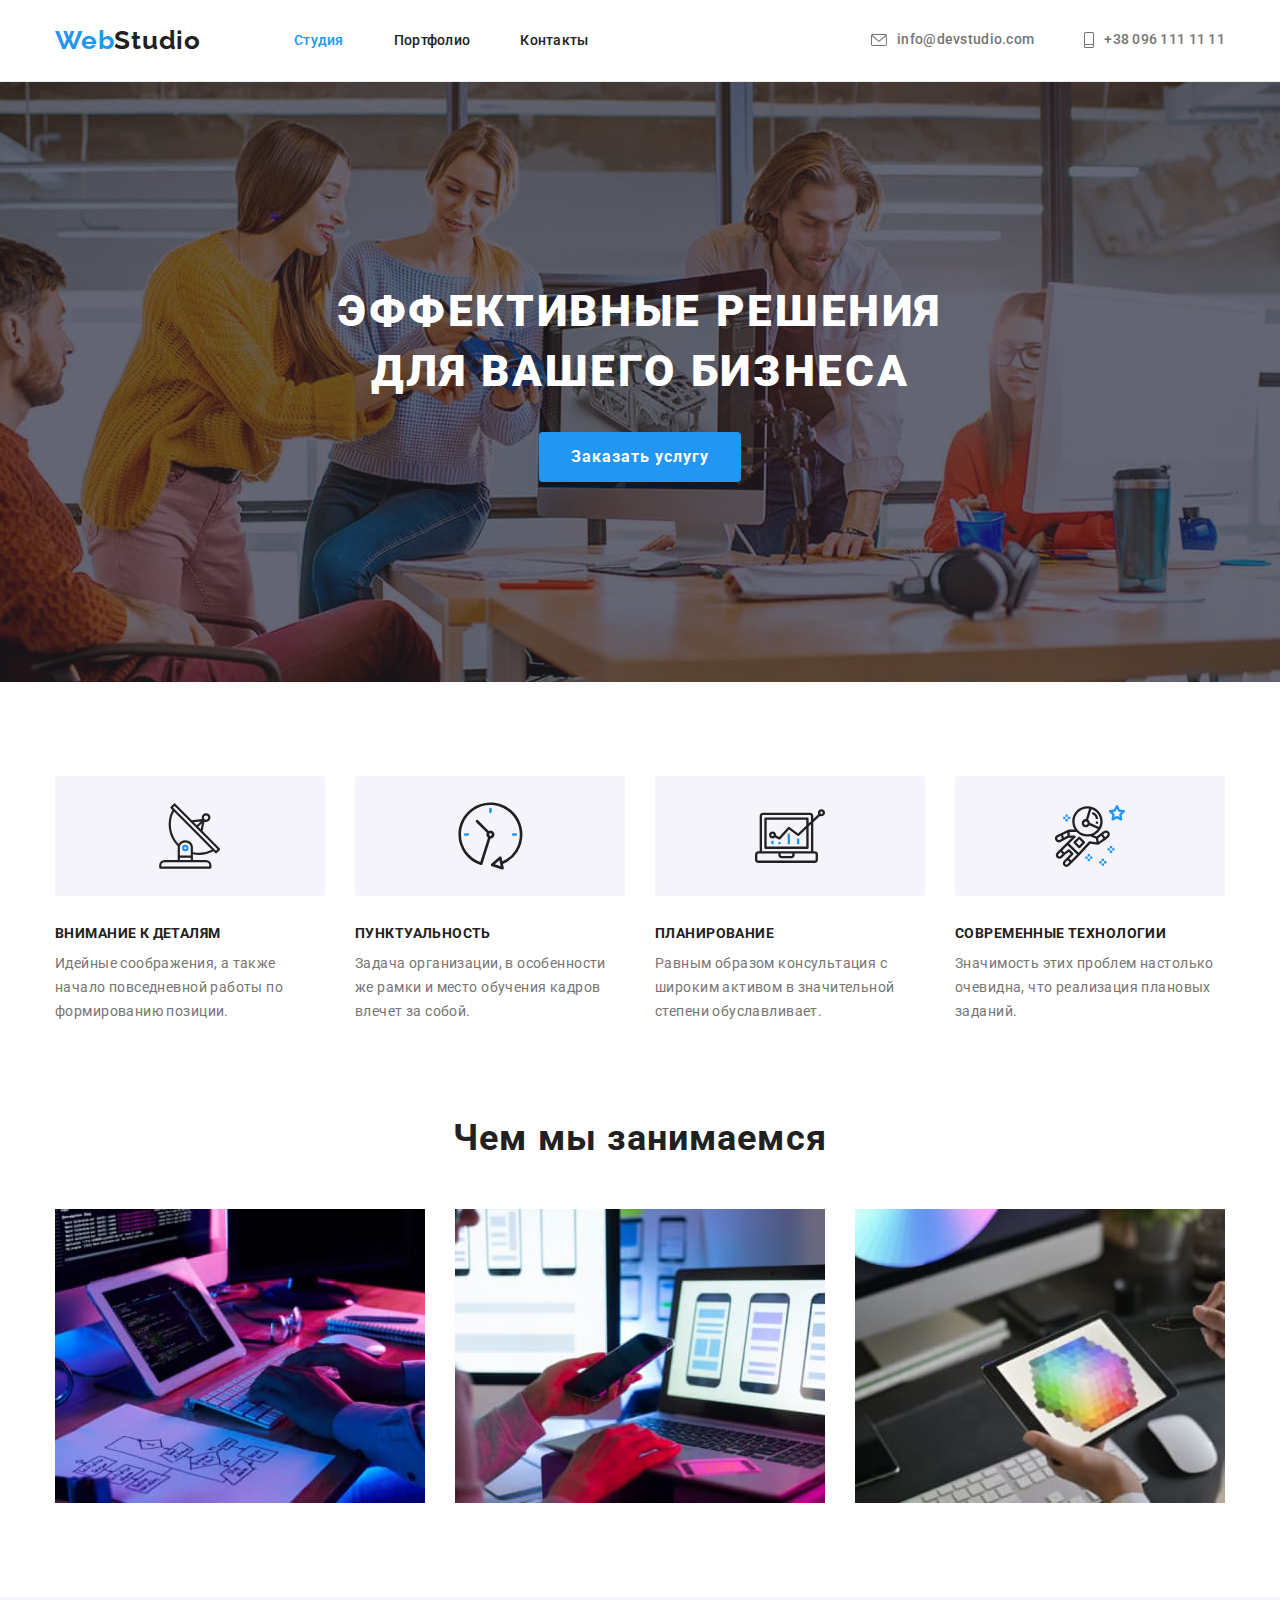
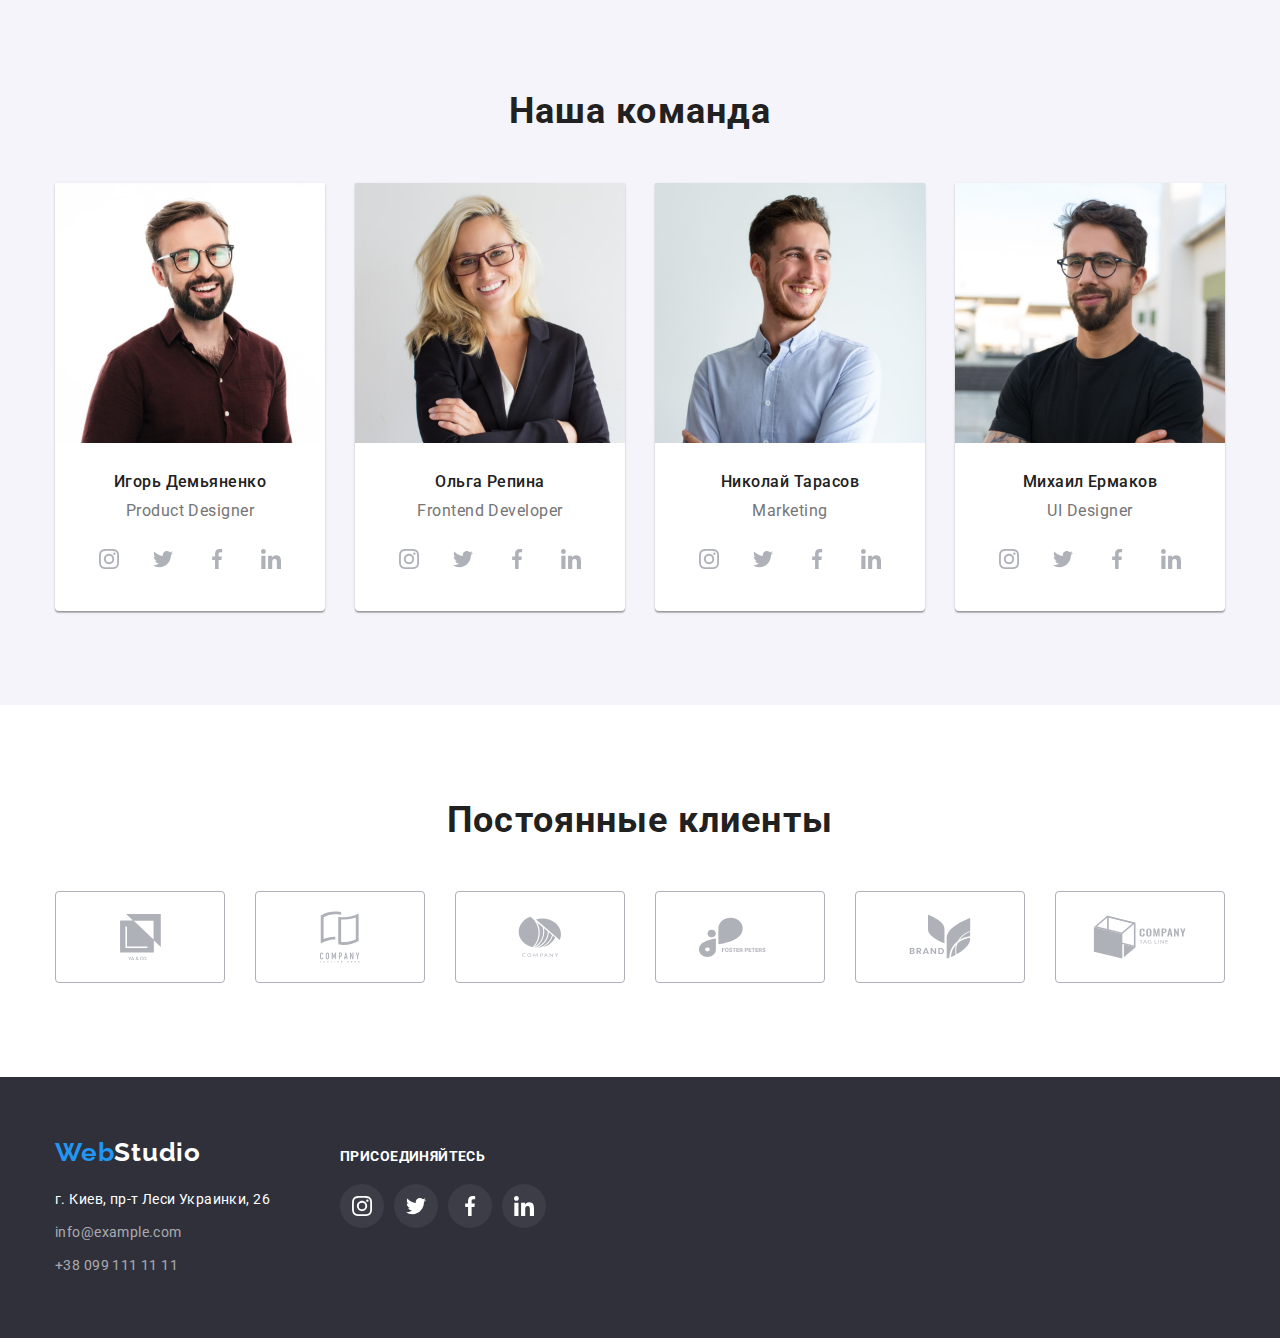
<file: index.html>
<!DOCTYPE html>
<html lang="ru">
<head>
    <meta charset="UTF-8">
    <meta http-equiv="X-UA-Compatible" content="IE=edge">
    <meta name="viewport" content="width=device-width, initial-scale=1.0">
    <title>Document</title>
        <link rel="preconnect" href="https://fonts.googleapis.com">
        <link rel="preconnect" href="https://fonts.gstatic.com" crossorigin>
        <link
            href="https://fonts.googleapis.com/css2?family=Montserrat:wght@400;700&family=Raleway:wght@700&family=Roboto:wght@400;500;700;900&display=swap"
            rel="stylesheet">
    <link rel="stylesheet" href="https://cdnjs.cloudflare.com/ajax/libs/modern-normalize/1.1.0/modern-normalize.min.css">
     <link rel="stylesheet" href="./css/style.css">

</head>
<body>

<header class="header">
        <div class="container header-nav">
            <a href="" class="header-logo link">Web<span class="header-logo-second">Studio</span></a>
            <nav class="header-navigation">
                <ul class="header-list list">
                    <li class="header-item"><a href="" class="header-link link current">Студия</a></li>
                    <li class="header-item"><a href="./portfolio.html" class="header-link link">Портфолио</a></li>
                    <li class="header-item"><a href="" class="header-link link">Контакты</a></li>
                </ul>
            </nav>
            <ul class="header-list-contact list">
                <li class="header-item-contact"><a href="mailto:info@example.com" class="header-mail link">
                    <svg class="header-contact-icon" width="16" height="12">
                        <use href="./images/icons.svg#icon-mail" ></use>
                    </svg>info@devstudio.com</a></li>
                <li class="header-item-contact"><a href="tel:+380961111111" class="header-tel link">
                    <svg class="header-contact-icon" width="10" height="16">
                        <use href="./images/icons.svg#icon-tel" ></use>
                    </svg>+38 096 111 11 11</a></li>
            </ul>
        </div> 
</header>

    <main>
        <section class="hero">
            <div class="container hero-container">
                <h1 class="hero-title">Эффективные решения для вашего бизнеса</h1>
                <button type="button" class="hero-btn">Заказать услугу</button>
            </div>
        </section>
        <section class="section">
        <div class="container">
                <h2 class="visually-hidden">Наши преимущества</h2>
                <ul class="advantages-list list">
                    <li class="advantages-item advantage-first">
                        <div class="advantages-icon-container">
                            <svg class="advantages-icon" width="65.32" height="70">
                                <use href="./images/icons.svg#icon-advantage-1" ></use>
                            </svg>
                        </div>
                        <h3 class="advantages-title">Внимание к деталям</h3>
                        <p class="advantages-text">Идейные соображения, а также начало повседневной работы по формированию позиции.</p>
                    </li>
                    <li class="advantages-item  advantage-second">
                        <div class="advantages-icon-container">
                            <svg class="advantages-icon" width="66.96" height="70">
                                <use href="./images/icons.svg#icon-advantage-2" ></use>
                            </svg>
                        </div>
                        <h3 class="advantages-title">Пунктуальность</h3>
                        <p class="advantages-text">Задача организации, в особенности же рамки и место обучения кадров влечет за собой.
                        </p>
                    </li>
                    <li class="advantages-item advantage-third">
                        <div class="advantages-icon-container">
                            <svg class="advantages-icon" width="70" height="70">
                                <use href="./images/icons.svg#icon-advantage-3" ></use>
                            </svg>
                        </div>
                        <h3 class="advantages-title">Планирование</h3>
                        <p class="advantages-text">Равным образом консультация с широким активом в значительной степени обуславливает.
                        </p>
                    </li>
                    <li class="advantages-item advantage-fourth">
                        <div class="advantages-icon-container">
                            <svg class="advantages-icon" width="70" height="70">
                                <use href="./images/icons.svg#icon-advantage-4" ></use>
                            </svg>
                        </div>
                        <h3 class="advantages-title">Современные технологии</h3>
                        <p class="advantages-text">Значимость этих проблем настолько очевидна, что реализация плановых заданий.</p>
                    </li>
                </ul>
        </div>
        </section>
        <section class="occupation section">
            <div class="container">
            <h2 class="occupation-title">Чем мы занимаемся</h2>
                <ul class="occupation-list list">
                    <li class="occupation-item"><img src="./images/img-1.jpg" alt="набор кода" width="370" height="294"></li>
                    <li class="occupation-item"><img src="./images/img-2.jpg" alt="ux/ui макет" width="370" height="294"></li>
                    <li class="occupation-item"><img src="./images/img-3.jpg" alt="цветовая палитра" width="370" height="294"></li>
                </ul>
            </div>
        </section>
        <section class="team section">
            <div class="container">
                <h2 class="team-title">Наша команда</h2>
                <ul class="team-list list">
                
                    <li class="team-item">
                        <img src="./images/team-1.jpg" class="team-img" alt="продакт-дизайнер" width="270" height="260">
                        <div class="team-item-container">
                        <h3 class="team-member-title">Игорь Демьяненко</h3>
                        <p lang="en" class="team-text">Product Designer</p>
                        <ul class="team-icon-list">
                            <li class="team-icon-item"> 
                                <a href="" class="team-soc-link">
                                    <svg class="team-soc-icon">
                                        <use href="./images/icons.svg#icon-instagram"></use>
                                    </svg>
                                </a>
                            </li>
                            <li class="team-icon-item">
                                <a href="" class="team-soc-link">
                                    <svg class="team-soc-icon">
                                        <use href="./images/icons.svg#icon-twitter"></use>
                                    </svg>
                                </a>
                            </li>
                            <li class="team-icon-item">
                                <a href="" class="team-soc-link">
                                    <svg class="team-soc-icon">
                                        <use href="./images/icons.svg#icon-facebook"></use>
                                    </svg>
                                </a>
                            </li>
                            <li class="team-icon-item">
                                <a href="" class="team-soc-link">
                                    <svg class="team-soc-icon">
                                        <use href="./images/icons.svg#icon-linkedin"></use>
                                    </svg>
                                </a>
                            </li>
                        </ul>
                        </div>
                    </li>
                
                    <li class="team-item">
                        <img src="./images/team-2.jpg" class="team-img" alt="разроботчик" width="270" height="260">
                         <div class="team-item-container">
                        <h3 class="team-member-title">Ольга Репина</h3>
                        <p lang="en" class="team-text">Frontend Developer</p>
                        <ul class="team-icon-list">
                            <li class="team-icon-item">
                                <a href="" class="team-soc-link">
                                    <svg class="team-soc-icon">
                                        <use href="./images/icons.svg#icon-instagram"></use>
                                    </svg>
                                </a>
                            </li>
                            <li class="team-icon-item">
                                <a href="" class="team-soc-link">
                                    <svg class="team-soc-icon">
                                        <use href="./images/icons.svg#icon-twitter"></use>
                                    </svg>
                                </a>
                            </li>
                            <li class="team-icon-item">
                                <a href="" class="team-soc-link">
                                    <svg class="team-soc-icon">
                                        <use href="./images/icons.svg#icon-facebook"></use>
                                    </svg>
                                </a>
                            </li>
                            <li class="team-icon-item">
                                <a href="" class="team-soc-link">
                                    <svg class="team-soc-icon">
                                        <use href="./images/icons.svg#icon-linkedin"></use>
                                    </svg>
                                </a>
                            </li>
                        </ul>
                        </div>
                    </li>
                
                    <li class="team-item">
                        <img src="./images/team-3.jpg" class="team-img" alt="маркетолог" width="270" height="260">
                        <div class="team-item-container">
                        <h3 class="team-member-title">Николай Тарасов</h3>
                        <p lang="en" class="team-text">Marketing</p>
                        <ul class="team-icon-list">
                            <li class="team-icon-item">
                                <a href="" class="team-soc-link">
                                    <svg class="team-soc-icon">
                                        <use href="./images/icons.svg#icon-instagram"></use>
                                    </svg>
                                </a>
                            </li>
                            <li class="team-icon-item">
                                <a href="" class="team-soc-link">
                                    <svg class="team-soc-icon">
                                        <use href="./images/icons.svg#icon-twitter"></use>
                                    </svg>
                                </a>
                            </li>
                            <li class="team-icon-item">
                                <a href="" class="team-soc-link">
                                    <svg class="team-soc-icon">
                                        <use href="./images/icons.svg#icon-facebook"></use>
                                    </svg>
                                </a>
                            </li>
                            <li class="team-icon-item">
                                <a href="" class="team-soc-link">
                                    <svg class="team-soc-icon">
                                        <use href="./images/icons.svg#icon-linkedin"></use>
                                    </svg>
                                </a>
                            </li>
                        </ul>
                        </div>
                    </li>
                
                    <li class="team-item">
                        <img src="./images/team-4.jpg" class="team-img" alt="ui дизайнер" width="270" height="260">
                         <div class="team-item-container">
                        <h3 class="team-member-title">Михаил Ермаков</h3>
                        <p lang="en" class="team-text">UI Designer</p>
                        <ul class="team-icon-list">
                            <li class="team-icon-item">
                                <a href="" class="team-soc-link">
                                    <svg class="team-soc-icon">
                                        <use href="./images/icons.svg#icon-instagram"></use>
                                    </svg>
                                </a>
                            </li>
                            <li class="team-icon-item">
                                <a href="" class="team-soc-link">
                                    <svg class="team-soc-icon">
                                        <use href="./images/icons.svg#icon-twitter"></use>
                                    </svg>
                                </a>
                            </li>
                            <li class="team-icon-item">
                                <a href="" class="team-soc-link">
                                    <svg class="team-soc-icon">
                                        <use href="./images/icons.svg#icon-facebook"></use>
                                    </svg>
                                </a>
                            </li>
                            <li class="team-icon-item">
                                <a href="" class="team-soc-link">
                                    <svg class="team-soc-icon">
                                        <use href="./images/icons.svg#icon-linkedin"></use>
                                    </svg>
                                </a>
                            </li>
                        </ul>
                        </div>
                    </li>
                
                </ul>
            </div>
        </section>

        <section class="clients section">
            <div class="container">
                <h1 class="clients-title">Постоянные клиенты</h1>

                <ul class="clients-list">
                    <li class="clients-item">
                        <a href="" class="clients-link link">
                            
                            <svg class="clients-icon" width="41" height="46.7">
                                <use href="./images/icons.svg#icon-company-1" ></use>
                            </svg>
                        
                        </a>
                    </li>

                    <li class="clients-item">
                        <a href="" class="clients-link link">
                            
                            <svg class="clients-icon" width="40" height="52">
                                <use href="./images/icons.svg#icon-company-2" ></use>
                            </svg>
                            
                        </a>
                        
                    </li>

                    <li class="clients-item">
                        <a href="" class="clients-link link">
                            <svg class="clients-icon" width="43.46" height="41.18">
                                <use href="./images/icons.svg#icon-company-3" ></use>
                            </svg>
                        </a>
                    </li>

                    <li class="clients-item">
                        <a href="" class="clients-link link">
                            
                            <svg class="clients-icon" width="84.44" height="40.62">
                                <use href="./images/icons.svg#icon-company-4" ></use>
                            </svg>
                            
                        </a>
                    </li>
                    <li class="clients-item">
                        <a href="" class="clients-link link">
                            <svg class="clients-icon" width="62.54" height="45.43">
                                <use href="./images/icons.svg#icon-company-5" ></use>
                            </svg>
                        </a>
                
                    </li>
                    <li class="clients-item">
                        <a href="" class="clients-link link">
                            <svg class="clients-icon" width="93.79" height="43.93">
                                <use href="./images/icons.svg#icon-company-6" ></use>
                            </svg>
                        </a>
                        
                    </li>
                </ul>
            </div>
        </section>

        <section class="footer">
            <div class="container footer-container-item">
                <div class="footer-icon-container">
                <a href="" class="footer-logo link">Web<span class="footer-logo-second">Studio</span></a>
                <address>
                    <ul class="footer-list list">
                        <li class="footer-item"><a href="https://goo.gl/maps/H5PouNhHjA2o8c7X8" target="_blank"
                                rel="noopener, noindex, nofollow" class="footer-map link">г. Киев, пр-т Леси Украинки, 26</a></li>
                        <li class="footer-item"><a href="mailto:info@example.com" class="footer-mail link">info@example.com</a></li>
                        <li class="footer-item"><a href="tel:+380991111111" class="footer-tel link">+38 099 111 11 11</a></li>
                    </ul>
                </address>
                </div>
                <div class="footer-icon-container">
                <h2 class="footer-soc-title">присоединяйтесь</h2>
                <ul class="footer-icon-list">
                    <li class="footer-icon-item">
                        <a href="" class="footer-soc-link">
                            <svg class="footer-soc-icon">
                                <use href="./images/icons.svg#icon-instagram"></use>
                            </svg>
                        </a>
                    </li>
                    <li class="footer-icon-item">
                        <a href="" class="footer-soc-link">
                            <svg class="footer-soc-icon">
                                <use href="./images/icons.svg#icon-twitter"></use>
                            </svg>
                        </a>
                    </li>
                    <li class="footer-icon-item">
                        <a href="" class="footer-soc-link">
                            <svg class="footer-soc-icon">
                                <use href="./images/icons.svg#icon-facebook"></use>
                            </svg>
                        </a>
                    </li>
                    <li class="footer-icon-item">
                        <a href="" class="footer-soc-link">
                            <svg class="footer-soc-icon">
                                <use href="./images/icons.svg#icon-linkedin"></use>
                            </svg>
                        </a>
                    </li>
                </ul>
                </div>
            </div>
        </section>
    </main>
</body>
</html>
</file>
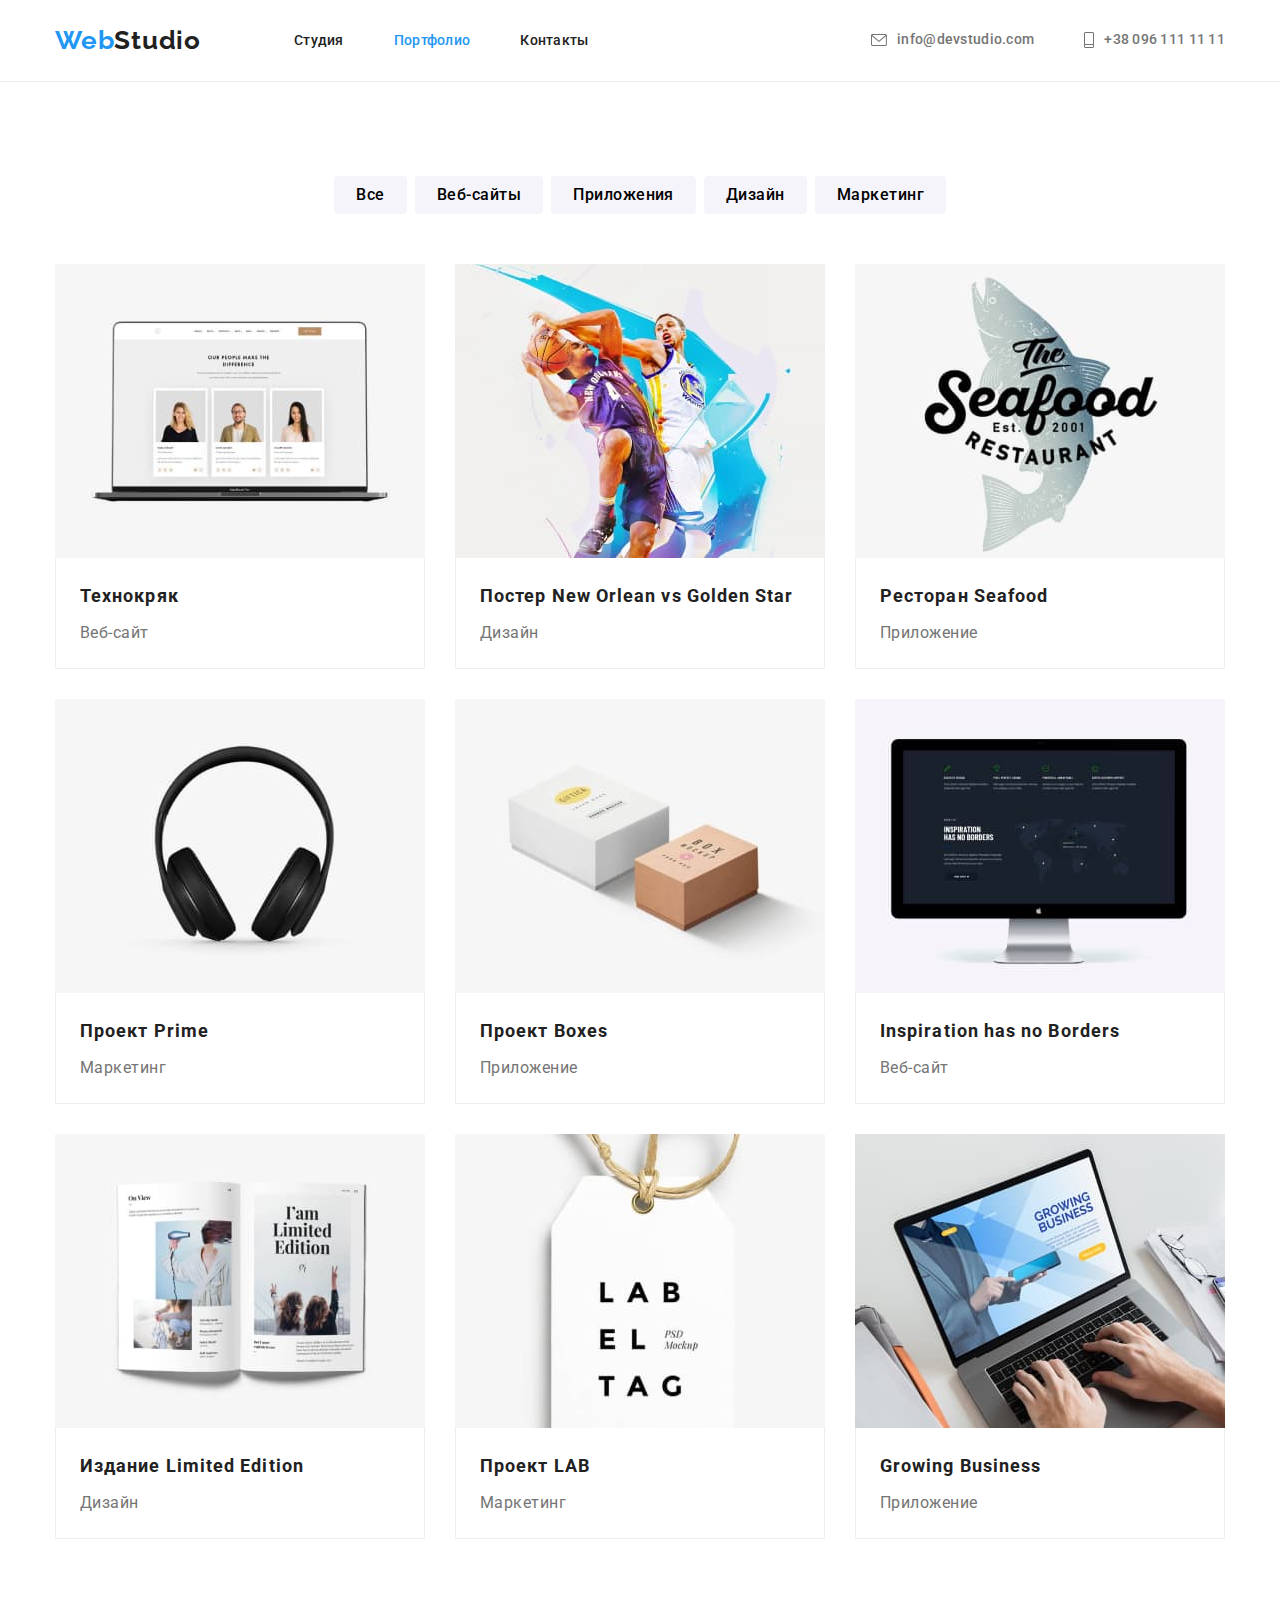
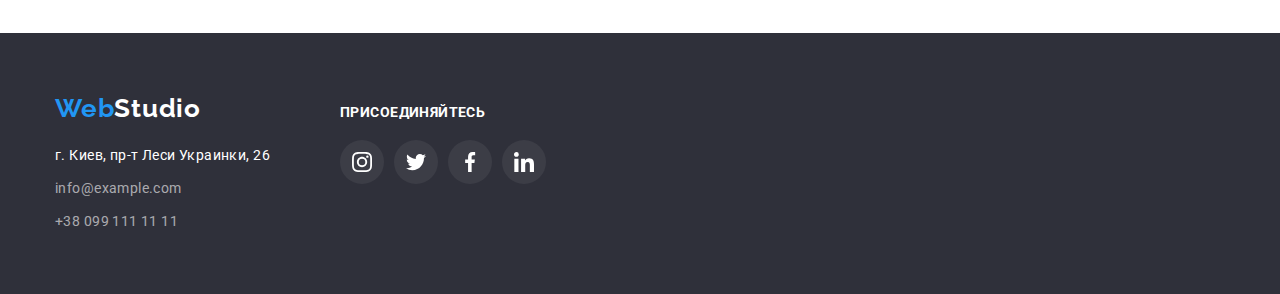
<file: portfolio.html>
<!DOCTYPE html>
<html lang="ru">
<head>
    <meta charset="UTF-8">
    <meta http-equiv="X-UA-Compatible" content="IE=edge">
    <meta name="viewport" content="width=device-width, initial-scale=1.0">
    <title>Document</title>
    <link rel="preconnect" href="https://fonts.googleapis.com">
    <link rel="preconnect" href="https://fonts.gstatic.com" crossorigin>
    <link href="https://fonts.googleapis.com/css2?family=Montserrat:wght@400;700&family=Raleway:wght@700&family=Roboto:wght@400;500;700;900&display=swap"
        rel="stylesheet">
    <link rel="stylesheet" href="https://cdnjs.cloudflare.com/ajax/libs/modern-normalize/1.1.0/modern-normalize.min.css">
    <link rel="stylesheet" href="./css/style.css">
</head>
<body>

<header class="header">
    <div class="container header-nav">
        <a href="" class="header-logo link">Web<span class="header-logo-second">Studio</span></a>
        <nav class="header-navigation">
            <ul class="header-list list">
                <li class="header-item"><a href="./index.html" class="header-link link ">Студия</a></li>
                <li class="header-item"><a href="" class="header-link link current">Портфолио</a></li>
                <li class="header-item"><a href="" class="header-link link">Контакты</a></li>
            </ul>
        </nav>
        <ul class="header-list-contact list">
            <li class="header-item-contact"><a href="mailto:info@example.com" class="header-mail link">
                    <svg class="header-contact-icon" width="16" height="12">
                        <use href="./images/icons.svg#icon-mail"></use>
                    </svg>info@devstudio.com</a></li>
            <li class="header-item-contact"><a href="tel:+380961111111" class="header-tel link">
                    <svg class="header-contact-icon" width="10" height="16">
                        <use href="./images/icons.svg#icon-tel"></use>
                    </svg>+38 096 111 11 11</a></li>
        </ul>
    </div>
</header>

<main>
    <section class="hero-portfolio section">
       
        <div class="container">
            <h1 class="visually-hidden">Герой</h1>
            <ul class="hero-portfolio-list-nav list">
                <li class="hero-portfolio-item-nav"><button type="button" class="hero-portfolio-btn">Все</button></li>
                <li class="hero-portfolio-item-nav"><button type="button" class="hero-portfolio-btn">Веб-сайты</button></li>
                <li class="hero-portfolio-item-nav"><button type="button" class="hero-portfolio-btn">Приложения</button></li>
                <li class="hero-portfolio-item-nav"><button type="button" class="hero-portfolio-btn">Дизайн</button></li>
                <li class="hero-portfolio-item-nav"><button type="button" class="hero-portfolio-btn">Маркетинг</button></li>
            </ul>
        <ul class="hero-portfolio-list list">
            <li class="hero-portfolio-item">
                <a href="" class="hero-portfolio-link link">
                <img src="./images/portfolio-1.jpg" alt="макбук" width="370" height="294">
                    <div class="hero-portfolio-card">
                    <h2 class="hero-portfolio-title">Технокряк</h2>
                    <p class="hero-portfolio-text">Веб-сайт</p>
                    </div>
                </a>
            </li>
        
            <li class="hero-portfolio-item">
                <a href="" class="hero-portfolio-link link">
                <img src="./images/portfolio-2.jpg" alt="волейболисты" width="370" height="294">
                    <div class="hero-portfolio-card">
                    <h2 class="hero-portfolio-title">Постер New Orlean vs Golden Star</h2>
                    <p class="hero-portfolio-text">Дизайн</p>
                    </div>
                </a>
            </li>
            <li class="hero-portfolio-item">
                
                <a href="" class="hero-portfolio-link link">
                <img src="./images/portfolio-3.jpg" alt="рыба" width="370" height="294">
                    <div class="hero-portfolio-card">
                        <h2 class="hero-portfolio-title">Ресторан Seafood</h2>
                        <p class="hero-portfolio-text">Приложение</p>
                    </div>
                </a>
               
            </li>
            <li class="hero-portfolio-item">
                <a href="" class="hero-portfolio-link link">
                <img src="./images/portfolio-4.jpg" alt="наушники" width="370" height="294">
                    <div class="hero-portfolio-card">
                        <h2 class="hero-portfolio-title">Проект Prime</h2>
                        <p class="hero-portfolio-text">Маркетинг</p>
                    </div>
                </a>
            </li>
            <li class="hero-portfolio-item">
                <a href="" class="hero-portfolio-link link">
                <img src="./images/portfolio-5.jpg" alt="коробки" width="370" height="294">
                    <div class="hero-portfolio-card">
                        <h2 class="hero-portfolio-title">Проект Boxes</h2>
                        <p class="hero-portfolio-text">Приложение</p>
                    </div>
                </a>
            </li>
            <li class="hero-portfolio-item">
                <a href="" class="hero-portfolio-link link">
                <img src="./images/portfolio-6.jpg" alt="монитор" width="370" height="294">
                    <div class="hero-portfolio-card">
                        <h2 lang="en" class="hero-portfolio-title">Inspiration has no Borders</h2>
                        <p class="hero-portfolio-text">Веб-сайт</p>
                    </div>
                </a>
            </li>
            <li class="hero-portfolio-item">
                <a href="" class="hero-portfolio-link link">
                <img src="./images/portfolio-7.jpg" alt="журнал" width="370" height="294">
                    <div class="hero-portfolio-card">
                        <h2 class="hero-portfolio-title">Издание Limited Edition</h2>
                        <p class="hero-portfolio-text">Дизайн</p>
                    </div>
                </a>
            </li>
            <li class="hero-portfolio-item">
                <a href="" class="hero-portfolio-link link">
                <img src="./images/portfolio-8.jpg" alt="бирка" width="370" height="294">
                    <div class="hero-portfolio-card">
                        <h2 class="hero-portfolio-title">Проект LAB</h2>
                        <p class="hero-portfolio-text">Маркетинг</p>
                    </div>
                </a>
            </li>
            <li class="hero-portfolio-item">
                <a href="" class="hero-portfolio-link link">
                <img src="./images/portfolio-9.jpg" alt="ноутбук" width="370" height="294">
                    <div class="hero-portfolio-card">
                        <h2 class="hero-portfolio-title">Growing Business</h2>
                        <p class="hero-portfolio-text">Приложение</p>
                    </div>
                </a>
            </li>
        </ul>
        </div>
    </section>
<section class="footer">
    <div class="container footer-container-item">
        <div class="footer-icon-container">
            <a href="" class="footer-logo link">Web<span class="footer-logo-second">Studio</span></a>
            <address>
                <ul class="footer-list list">
                    <li class="footer-item"><a href="https://goo.gl/maps/H5PouNhHjA2o8c7X8" target="_blank"
                            rel="noopener, noindex, nofollow" class="footer-map link">г. Киев, пр-т Леси Украинки,
                            26</a></li>
                    <li class="footer-item"><a href="mailto:info@example.com"
                            class="footer-mail link">info@example.com</a></li>
                    <li class="footer-item"><a href="tel:+380991111111" class="footer-tel link">+38 099 111 11 11</a>
                    </li>
                </ul>
            </address>
        </div>
        <div class="footer-icon-container">
            <h2 class="footer-soc-title">присоединяйтесь</h2>
            <ul class="footer-icon-list">
                <li class="footer-icon-item">
                    <a href="" class="footer-soc-link">
                        <svg class="footer-soc-icon">
                            <use href="./images/icons.svg#icon-instagram"></use>
                        </svg>
                    </a>
                </li>
                <li class="footer-icon-item">
                    <a href="" class="footer-soc-link">
                        <svg class="footer-soc-icon">
                            <use href="./images/icons.svg#icon-twitter"></use>
                        </svg>
                    </a>
                </li>
                <li class="footer-icon-item">
                    <a href="" class="footer-soc-link">
                        <svg class="footer-soc-icon">
                            <use href="./images/icons.svg#icon-facebook"></use>
                        </svg>
                    </a>
                </li>
                <li class="footer-icon-item">
                    <a href="" class="footer-soc-link">
                        <svg class="footer-soc-icon">
                            <use href="./images/icons.svg#icon-linkedin"></use>
                        </svg>
                    </a>
                </li>
            </ul>
        </div>
    </div>
</section>
</main>
</body>
</file>
<file: css/style.css>
:root {
    --header--title: #212121;
    --hover--color: #2196F3;
    --hover--hero--color: hsl(207, 89%, 43%);
    --hero--text--color: #ffffff;
    --hero--background: #2F303A;
    --link--color: #757575;
    --main--title: #212121;
    --team--background: #F5F4FA;
    --member--background: #ffffff;
    --footer-background: #2F303A;
    --footer--mail--tel: rgba(255, 255, 255, 0.6);
    --hero--portfolio--text: #757575;
    --hero--portfolio--btn: #212121;
    --hero--portfolio--btn--back: #F5F4FA;
    --text--color: #757575;
    --logo--color: #2196F3;
    --logo--second--p--header: #212121;
    --logo--second--p--footer: #ffffff;
    --map--color: #ffffff;
}

body {
    font-family: "Roboto", "sans-serif";
    color: #212121;
} 
h1,
h2,
h3,
p {
    margin: 0;
}
img {
    display: block;
    max-width: 100% ;
    height: auto;
}
.link {
    text-decoration: none;
}
ul {
    padding: 0;
    margin: 0;
    list-style: none;
}
.visually-hidden {
    position: absolute;
    white-space: nowrap;
    width: 1px;
    height: 1px;
    overflow: hidden;
    border: 0;
    padding: 0;
    clip: rect(0 0 0 0);
    clip-path: inset(50%);
    margin: -1px;
}
.container {
    margin: 0 auto;
    width: 1200px;
    padding-left: 15px;
    padding-right: 15px;
}
.section {
    padding: 94px 0;
}
.header-navigation .current {
    color: var(--hover--color);
    
}
.hero-btn, .hero-portfolio-btn {
    cursor: pointer
}

/* ----------------------HEADER---------------------- */

.header-logo {
    font-family: 'Raleway',  "sans-serif";
    font-weight: 700;
    font-size: 26px;
    line-height: 1.19;
    letter-spacing: 0.03em;
    margin-right: 93px;
    color: var(--logo--color);
}
.header-logo-second {
    color: var(--logo--second--p--header);
}
.footer-logo-second {
    color: var(--logo--second--p--footer);
}

.header {
    padding: 25px 0;
    border-bottom: 1px solid #ECECEC;
}
.header-list {
    display: flex;
}
.header-list-contact {
    display: flex;
    margin-left: auto;
}
.header-item + .header-item{
    margin-left: 50px;
}
.header-item-contact + .header-item-contact{
    margin-left: 50px;
}
.header-item-contact {
    display: flex;
}

.header-nav {
    display: flex;
    align-items: center;
}
.header-link {
    font-weight: 500;
    font-size: 14px;
    line-height: 1.14;
    letter-spacing: 0.02em;
    color: var(--header--title);
}
.header-link:hover, .header-link:focus {
    color: var(--hover--color);
}
.header-mail, .header-tel {
    font-weight: 500;
    font-size: 14px;
    line-height: 1.14;
    letter-spacing: 0.02em;
    color: var(--link--color);
    display: flex;
    fill: var(--link--color);
    align-items: center;
}
.header-contact-icon {
    margin-right: 10px;
}
.header-contact-icon:hover {
    color: var(--hover--color);
}
.header-mail:hover, .header-mail:focus {
    color: var(--hover--color);
    fill: var(--hover--color);
}
.header-tel:hover, .header-tel:focus {
    color: var(--hover--color);
    fill: var(--hover--color);
}


/* ----------------------HERO---------------------- */

.hero {
    max-width: 1600px;
    height: 600px;
    margin-left: auto;
    margin-right: auto;
    background-image: linear-gradient(to right, rgba(47, 48, 58, 0.4), rgba(47, 48, 58, 0.4 )), url("../images/hero-background.jpg");
    background-color: var(--hero--background);
    background-size: cover;
    background-position: center;
    background-repeat: no-repeat;
    text-align: center;
    padding: 200px 0;
}
.hero-portfolio-list-nav{
    padding: 0 0 0 0;
    display: flex;
    justify-content: center;
    
}
.hero-portfolio-item-nav + .hero-portfolio-item-nav {
    margin-left: 8px;
}

.hero-title {
    font-weight: 900;
    font-size: 44px;
    line-height: 1.36;
    letter-spacing: 0.06em;
    margin-top: 0;
    margin-bottom: 30px;
    width: 696px;
    margin-right: auto;
    margin-left: auto ;
    text-align: center;
    text-transform: uppercase;
    color: var(--hero--text--color);
}
.hero-btn {
    font-family: inherit;
    font-weight: 700;
    font-size: 16px;
    line-height: 1.88;
    letter-spacing: 0.06em;
    border-radius: 4px;
    padding: 10px 32px;
    min-width: 200px;
    text-align: center;
    border: transparent;
   
    color: var(--hero--text--color);
    background-color: var(--hover--color);
}
.hero-btn:hover,
.hero-btn:focus {

    color: var(--hero--text--color);
    background-color: var(--hover--hero--color);
}


/* ----------------------ADVANTAGES---------------------- */

.advantages-title {
    font-weight: 700;
    font-size: 14px;
    line-height: 1.14;
    letter-spacing: 0.03em;
    text-transform: uppercase;
    margin-bottom: 10px;
    color: var(--main--title);
}
.advantages-list {
    display: flex;
}
.advantages-item {
    width: 270px;
}
.advantages-icon-container {
    width: 270px ;
    height: 120px ;
    margin-bottom: 30px;
    background-color: var(--team--background);
    border-radius: 4px;
}
.advantages-icon-container {
    display: flex;
    justify-content: center;
    align-items: center;
}
.advantages-item + .advantages-item{
    margin-left: 30px;
}
.advantages-text{
    font-size: 14px;
    line-height: 1.71;
    letter-spacing: 0.03em;
    color: var(--text--color);
}



/* ----------------------OCCUPATION---------------------- */

.occupation {
    padding-top: 0;
}
.occupation-title, .team-title {
    font-weight: 700;
    font-size: 36px;
    line-height: 1.16;
    text-align: center;
    letter-spacing: 0.03em;
    color: var(--main--title);
    margin: 0 0 50px 0 ;
}
.occupation-list {
    display: flex;
}
.occupation-item + .occupation-item {
    margin-left: 30px;
}



/* ----------------------TEAM---------------------- */

.team {
    background-color: var(--team--background);
}
.team-item {
    text-align: center;
    background-color: var(--member--background);
    box-shadow: 0px 1px 3px rgba(0, 0, 0, 0.12),
    0px 1px 1px rgba(0, 0, 0, 0.14),
    0px 2px 1px rgba(0, 0, 0, 0.2);
    border-radius: 0px 0px 4px 4px;
}
.team-item + .team-item {
    margin-left: 30px;
}
.team-list {
    display: flex;
}

.team-member-title {
    font-weight: 500;
    font-size: 16px;
    line-height: 1.18;
    letter-spacing: 0.03em;
    margin-bottom: 10px;
    color: var(--main--title); 
}
.team-text {
    font-size: 16px;
    line-height: 1.18;
    letter-spacing: 0.03em;
    color: var(--text--color);
    margin-bottom: 16px;
}
.team-icon-list {
    display: flex;
    justify-content: center;
}
.team-icon-item + .team-icon-item {
    margin-left: 10px;
}
.team-item-container {
    padding-top: 30px;
    padding-bottom: 30px;
}

.team-soc-link {
    width: 44px;
    height: 44px;
    border-radius: 50%;
    display: flex;
    justify-content: center;
    align-items: center;
    color: #AFB1B8;
}
.team-soc-icon {
    width: 20px;
    height: 20px;
    fill: currentColor;
}
.team-soc-link:hover, .team-soc-link:focus {
    background-color: var(--hover--color);
    color: #ffffff;
}


/* ----------------------CLIENTS---------------------- */

.clients-title {
    font-size: 36px;
    line-height: 42px;
    text-align: center;
    letter-spacing: 0.03em;
    margin-bottom: 50px;
    color: var(--main--title);
}
.clients-list {
    display: flex;
}
.clients-link {
    width: 170px;
    height: 92px;
    border-radius: 4px;
    border: 1px solid #AFB1B8;
    display: flex;
    justify-content: center;
    align-items: center;
    fill: #AFB1B8;
}

.clients-item + .clients-item {
    margin-left: 30px;
}

.clients-link:hover, .clients-link:focus {
    border-color: var(--hover--color);
    fill: var(--hover--color);

}




/* ----------------------FOOTER---------------------- */

.footer {
    padding: 60px 0;
    background-color: var(--footer-background);
}
.footer-logo {
    font-family: 'Raleway', "sans-serif";
    font-weight: 700;
    font-size: 26px;
    line-height: 1.19;
    letter-spacing: 0.03em;
    color: var(--hover--color);
}
.footer-list {
    margin-top: 20px;
}
.footer-map {
    font-style: normal;
    font-size: 14px;
    line-height: 1.71;
    letter-spacing: 0.03em;
    color:var(--map--color);
}
.footer-map:hover, .footer-map:focus {
    color: var(--hover--color);
}
.footer-mail, .footer-tel {
    font-style: normal;
    font-size: 14px;
    line-height: 1.71;
    letter-spacing: 0.03em;
    color: var(--footer--mail--tel);
}

.footer-mail:hover, .footer-mail:focus {
    color: var(--hover--color);
}
.footer-tel:hover, .footer-tel:focus {
    color: var(--hover--color);
}
.footer-item:not(:last-child) {
    margin-bottom: 9px;
}
.footer-soc-title {
    font-size: 14px;
    line-height: 16px;
    letter-spacing: 0.03em;
    text-transform: uppercase;
    margin-bottom: 20px;
    color: #FFFFFF;
}
.footer-container-item{
    display: flex;
    align-items: baseline; 
}
.footer-icon-container + .footer-icon-container {
    margin-left: 70px ;
}

.footer-icon-item+.footer-icon-item {
    margin-left: 10px;
}

.footer-soc-link {
    width: 44px;
    height: 44px;
    border-radius: 50%;
    background-color: #FFFFFF10;
    display: flex;
    justify-content: center;
    align-items: center;
    color: #FFFFFF;
}

.footer-soc-icon {
    width: 20px;
    height: 20px;
    fill: currentColor;
}

.footer-soc-link:hover, .footer-soc-link:focus {
    background-color: var(--hover--color);
    color: #ffffff;
}
.footer-icon-list {
    display: flex;
}





/* ----------------------HERO-PORTFOLIO---------------------- */
.hero-portfolio-list-nav {
    margin-bottom: 50px;
}
.hero-portfolio-btn {
    font-weight: 500;
    font-size: 16px;
    line-height: 1.62;
    text-align: center;
    letter-spacing: 0.03em;
    min-width: 73px;
    padding: 6px 22px;
    border-radius: 4px;
    border: transparent;
    color: --hero--portfolio--btn;
    background-color: var(--hero--portfolio--btn--back);
}
.hero-portfolio-btn:hover, .hero-portfolio-btn:focus {
    color: var(--hero--text--color);
    background: var(--hover--color);
    box-shadow: 0px 3px 1px rgba(0, 0, 0, 0.1),
    0px 1px 2px rgba(0, 0, 0, 0.08),
    0px 2px 2px rgba(0, 0, 0, 0.12);
}
.hero-portfolio-title {
    margin-bottom: 4px;
}
.hero-portfolio-link {
    display: block;
}
.hero-portfolio-link:hover, .hero-portfolio-link:focus{
    box-shadow: 0px 1px 1px rgba(0, 0, 0, 0.12),
    0px 4px 4px rgba(0, 0, 0, 0.06),
    1px 4px 6px rgba(0, 0, 0, 0.16); 
}
.hero-portfolio-list {
    display: flex;
    flex-wrap: wrap;
    margin-left: -30px;
    margin-top: -30px;
}
.hero-portfolio-item {
    flex-basis: calc(100% / 3 - 30px);
    margin-left: 30px;
    margin-top: 30px;
    }

.hero-portfolio-item:nth-child(3n){
    margin-right: 0;
}

.hero-portfolio-title {
    font-weight: 700;
    font-size: 18px;
    line-height: 2;
    letter-spacing: 0.06em;
    color: var(--main--title);
}
.hero-portfolio-text {
    font-size: 16px;
    line-height: 1.88;
    letter-spacing: 0.03em;
    color: var(--hero--portfolio--text);
}
.hero-portfolio-card{
    border-right: 1px solid #EEEEEE;
    border-left: 1px solid #EEEEEE;
    border-bottom: 1px solid #EEEEEE;
    padding: 20px 24px;
}
</file>
